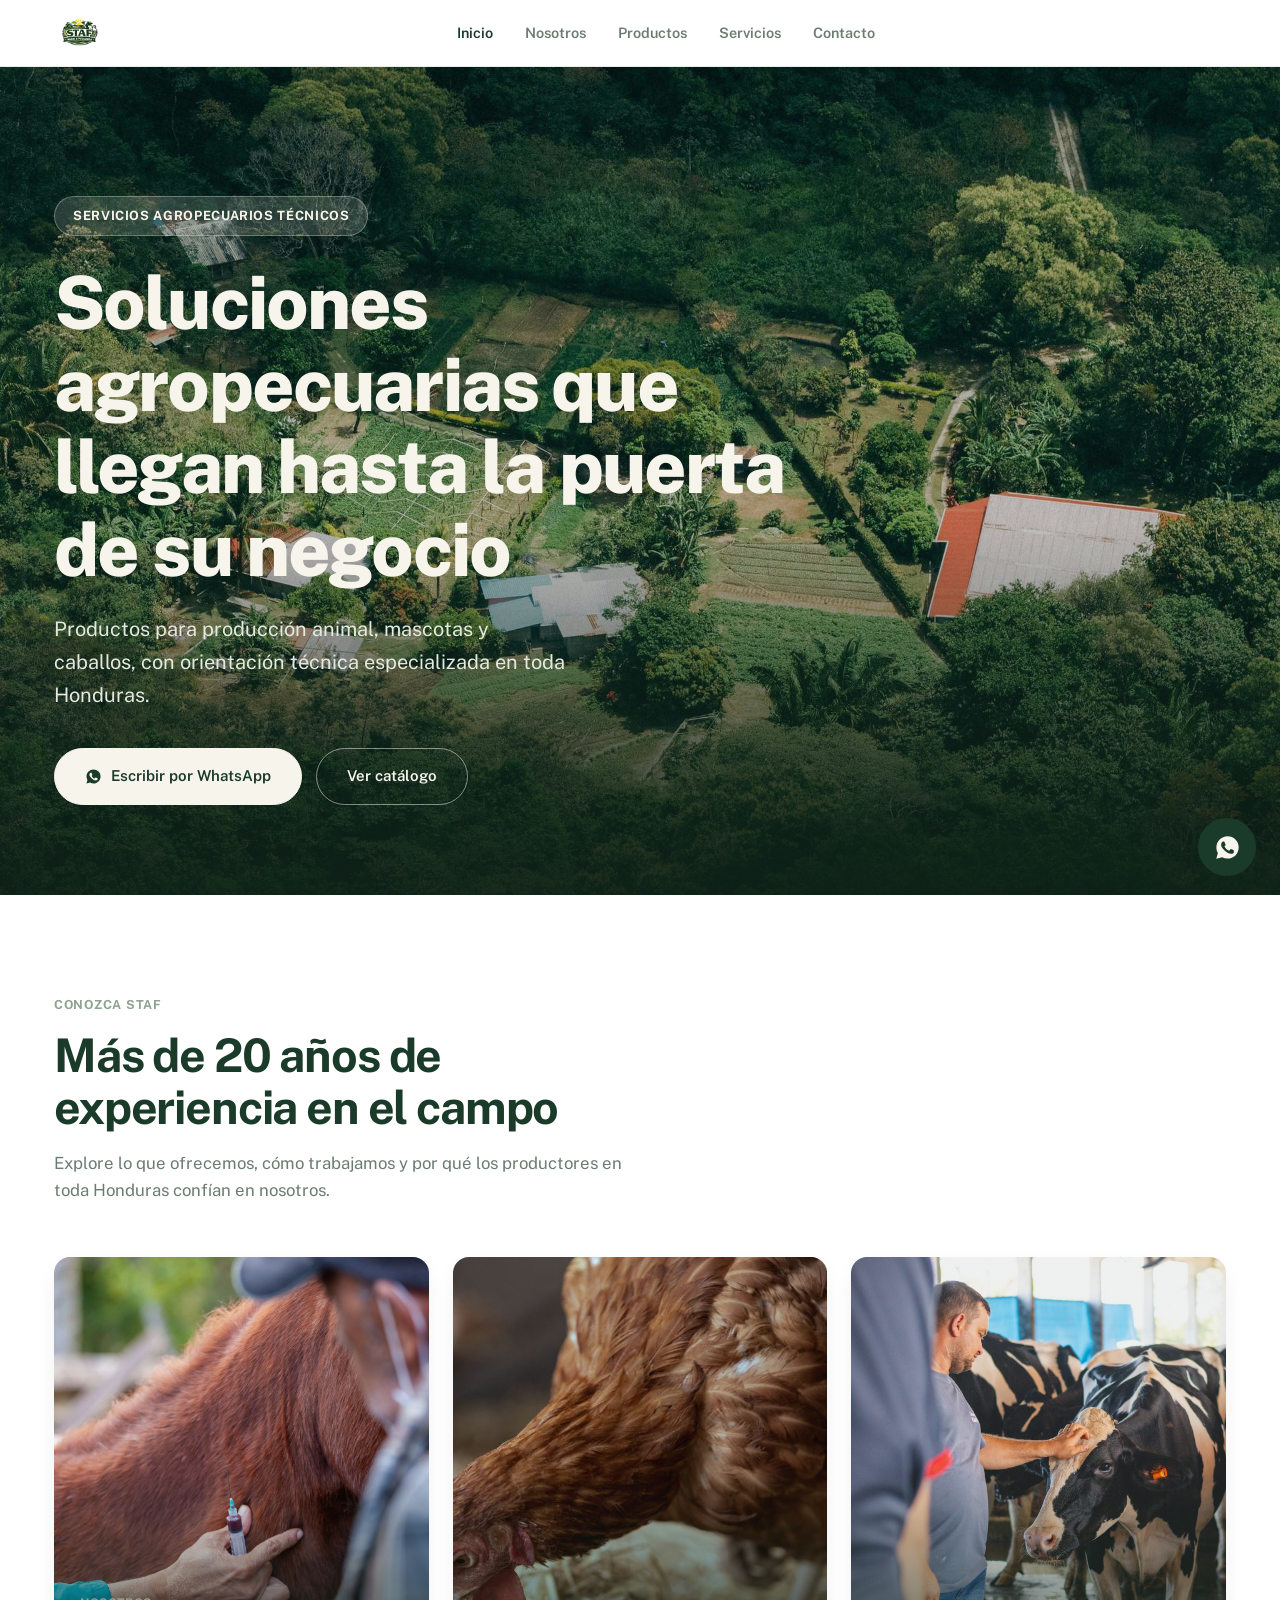
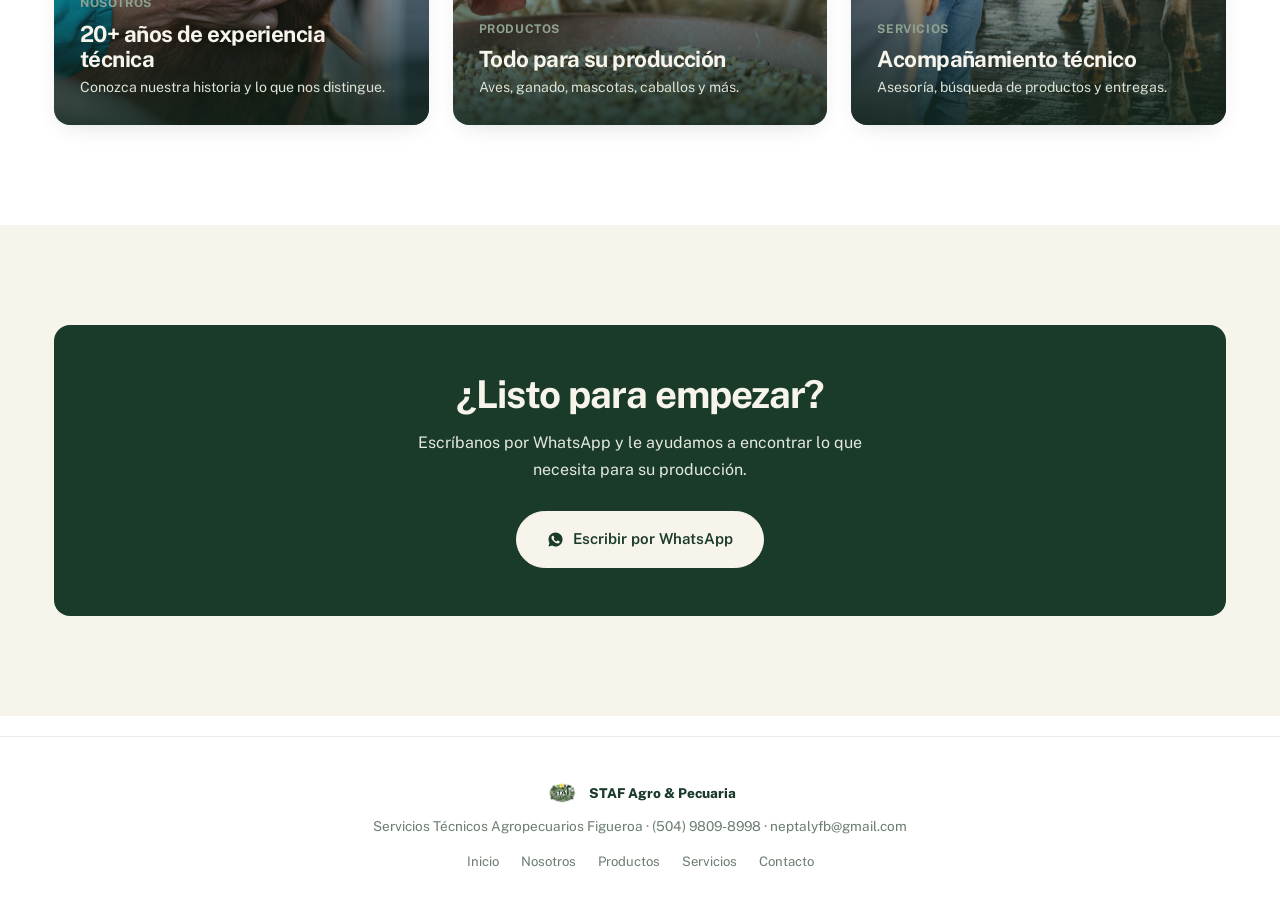
<file: index.html>
<!DOCTYPE html>
<html lang="es">
<head>
<meta charset="UTF-8">
<meta name="viewport" content="width=device-width, initial-scale=1.0">
<title>Inicio — STAF Agro &amp; Pecuaria</title>
<meta name="description" content="STAF Agro & Pecuaria: productos y asesoría técnica para producción animal y mascotas en toda Honduras.">
<link rel="preconnect" href="https://fonts.googleapis.com">
<link rel="preconnect" href="https://fonts.gstatic.com" crossorigin>
<link href="https://fonts.googleapis.com/css2?family=Public+Sans:wght@400;500;600;700;800&display=swap" rel="stylesheet">
<link rel="icon" type="image/png" href="assets/logo.png">
<link rel="apple-touch-icon" href="assets/logo.png">
<link rel="stylesheet" href="css/styles.css">
</head>
<body>

<header>
  <div class="nav-inner">
    <a href="index.html" class="brand">
      <img src="assets/logo.png" alt="STAF Agro & Pecuaria">
    </a>
    <button class="nav-toggle" id="navToggle" aria-label="Abrir menú" aria-expanded="false">
      <span></span><span></span><span></span>
    </button>
    <nav class="desktop-nav" id="mainNav">
      <ul>
        <li><a href="index.html" class="active">Inicio</a></li>
        <li><a href="nosotros.html">Nosotros</a></li>
        <li><a href="productos.html">Productos</a></li>
        <li><a href="servicios.html">Servicios</a></li>
        <li><a href="contacto.html">Contacto</a></li>
      </ul>
    </nav>
    <div class="nav-cta">
    </div>
  </div>
</header>

<section class="hero" style="padding:0;">
  <div class="hero-media">
    <img src="assets/hero-aerial.jpg" alt="Vista aérea de finca en Honduras">
  </div>
  <div class="hero-content">
    <span class="hero-eyebrow">Servicios agropecuarios técnicos</span>
    <h1>Soluciones agropecuarias que llegan hasta la puerta de su negocio</h1>
    <p class="lede">Productos para producción animal, mascotas y caballos, con orientación técnica especializada en toda Honduras.</p>
    <div class="hero-actions">
      <a href="https://wa.me/50498098998?text=Hola%20STAF%2C%20quisiera%20información%20sobre%20sus%20productos." class="btn btn-light" target="_blank" rel="noopener">
        <svg viewBox="0 0 24 24" fill="currentColor"><path d="M12.04 2C6.58 2 2.13 6.45 2.13 11.91c0 1.75.46 3.45 1.32 4.95L2.05 22l5.25-1.38a9.87 9.87 0 0 0 4.74 1.21h.01c5.46 0 9.9-4.45 9.9-9.91 0-2.65-1.03-5.14-2.9-7.01A9.82 9.82 0 0 0 12.04 2zm5.8 14.14c-.24.68-1.4 1.3-1.93 1.38-.5.08-1.12.11-1.8-.11-.42-.13-.96-.31-1.65-.6-2.9-1.25-4.8-4.17-4.94-4.36-.14-.19-1.18-1.57-1.18-3 0-1.42.75-2.12 1.01-2.41.27-.29.58-.36.78-.36.19 0 .39 0 .56.01.18.01.42-.07.66.5.24.58.82 2 .89 2.14.07.15.12.32.02.51-.09.19-.14.31-.28.48-.14.16-.29.36-.42.49-.14.14-.28.29-.12.57.16.28.71 1.17 1.52 1.9 1.05.94 1.93 1.23 2.21 1.37.28.14.44.12.6-.07.16-.19.68-.79.87-1.06.18-.27.37-.22.62-.13.25.09 1.59.75 1.86.89.28.14.46.21.53.32.07.12.07.68-.17 1.36z"/></svg>
        Escribir por WhatsApp
      </a>
      <a href="productos.html" class="btn btn-line-light">Ver catálogo</a>
    </div>
  </div>
</section>

<section>
  <div class="container">
    <div class="section-head">
      <span class="eyebrow">Conozca STAF</span>
      <h2>Más de 20 años de experiencia en el campo</h2>
      <p>Explore lo que ofrecemos, cómo trabajamos y por qué los productores en toda Honduras confían en nosotros.</p>
    </div>
    <div class="teaser-grid">
      <a href="nosotros.html" class="teaser-card">
        <img src="assets/vaccine-care.jpg" alt="Nosotros">
        <div class="teaser-label">
          <span>Nosotros</span>
          <h3>20+ años de experiencia técnica</h3>
          <p>Conozca nuestra historia y lo que nos distingue.</p>
        </div>
      </a>
      <a href="productos.html" class="teaser-card">
        <img src="assets/chicken-feed.jpg" alt="Productos">
        <div class="teaser-label">
          <span>Productos</span>
          <h3>Todo para su producción</h3>
          <p>Aves, ganado, mascotas, caballos y más.</p>
        </div>
      </a>
      <a href="servicios.html" class="teaser-card">
        <img src="assets/dairy-cow-handler.jpg" alt="Servicios">
        <div class="teaser-label">
          <span>Servicios</span>
          <h3>Acompañamiento técnico</h3>
          <p>Asesoría, búsqueda de productos y entregas.</p>
        </div>
      </a>
    </div>
  </div>
</section>

<section class="alt-bg">
  <div class="container">
    <div class="home-cta">
      <h2>¿Listo para empezar?</h2>
      <p>Escríbanos por WhatsApp y le ayudamos a encontrar lo que necesita para su producción.</p>
      <a href="https://wa.me/50498098998?text=Hola%20STAF%2C%20quisiera%20información%20sobre%20sus%20productos." class="btn btn-light" target="_blank" rel="noopener">
        <svg viewBox="0 0 24 24" fill="currentColor"><path d="M12.04 2C6.58 2 2.13 6.45 2.13 11.91c0 1.75.46 3.45 1.32 4.95L2.05 22l5.25-1.38a9.87 9.87 0 0 0 4.74 1.21h.01c5.46 0 9.9-4.45 9.9-9.91 0-2.65-1.03-5.14-2.9-7.01A9.82 9.82 0 0 0 12.04 2zm5.8 14.14c-.24.68-1.4 1.3-1.93 1.38-.5.08-1.12.11-1.8-.11-.42-.13-.96-.31-1.65-.6-2.9-1.25-4.8-4.17-4.94-4.36-.14-.19-1.18-1.57-1.18-3 0-1.42.75-2.12 1.01-2.41.27-.29.58-.36.78-.36.19 0 .39 0 .56.01.18.01.42-.07.66.5.24.58.82 2 .89 2.14.07.15.12.32.02.51-.09.19-.14.31-.28.48-.14.16-.29.36-.42.49-.14.14-.28.29-.12.57.16.28.71 1.17 1.52 1.9 1.05.94 1.93 1.23 2.21 1.37.28.14.44.12.6-.07.16-.19.68-.79.87-1.06.18-.27.37-.22.62-.13.25.09 1.59.75 1.86.89.28.14.46.21.53.32.07.12.07.68-.17 1.36z"/></svg>
        Escribir por WhatsApp
      </a>
    </div>
  </div>
</section>


<footer>
  <div class="fbrand">
    <img src="assets/logo.png" alt="STAF Agro & Pecuaria">
    <span>STAF Agro &amp; Pecuaria</span>
  </div>
  <p>Servicios Técnicos Agropecuarios Figueroa · (504) 9809-8998 · neptalyfb@gmail.com</p>
  <div class="flinks">
    <a href="index.html">Inicio</a>
    <a href="nosotros.html">Nosotros</a>
    <a href="productos.html">Productos</a>
    <a href="servicios.html">Servicios</a>
    <a href="contacto.html">Contacto</a>
  </div>
</footer>

<a href="https://wa.me/50498098998?text=Hola%20STAF%2C%20quisiera%20información%20sobre%20sus%20productos." class="fab-whatsapp" target="_blank" rel="noopener" aria-label="Escribir por WhatsApp">
  <svg viewBox="0 0 24 24" fill="currentColor"><path d="M12.04 2C6.58 2 2.13 6.45 2.13 11.91c0 1.75.46 3.45 1.32 4.95L2.05 22l5.25-1.38a9.87 9.87 0 0 0 4.74 1.21h.01c5.46 0 9.9-4.45 9.9-9.91 0-2.65-1.03-5.14-2.9-7.01A9.82 9.82 0 0 0 12.04 2zm5.8 14.14c-.24.68-1.4 1.3-1.93 1.38-.5.08-1.12.11-1.8-.11-.42-.13-.96-.31-1.65-.6-2.9-1.25-4.8-4.17-4.94-4.36-.14-.19-1.18-1.57-1.18-3 0-1.42.75-2.12 1.01-2.41.27-.29.58-.36.78-.36.19 0 .39 0 .56.01.18.01.42-.07.66.5.24.58.82 2 .89 2.14.07.15.12.32.02.51-.09.19-.14.31-.28.48-.14.16-.29.36-.42.49-.14.14-.28.29-.12.57.16.28.71 1.17 1.52 1.9 1.05.94 1.93 1.23 2.21 1.37.28.14.44.12.6-.07.16-.19.68-.79.87-1.06.18-.27.37-.22.62-.13.25.09 1.59.75 1.86.89.28.14.46.21.53.32.07.12.07.68-.17 1.36z"/></svg>
</a>

<script src="js/main.js"></script>

</body>
</html>
</file>
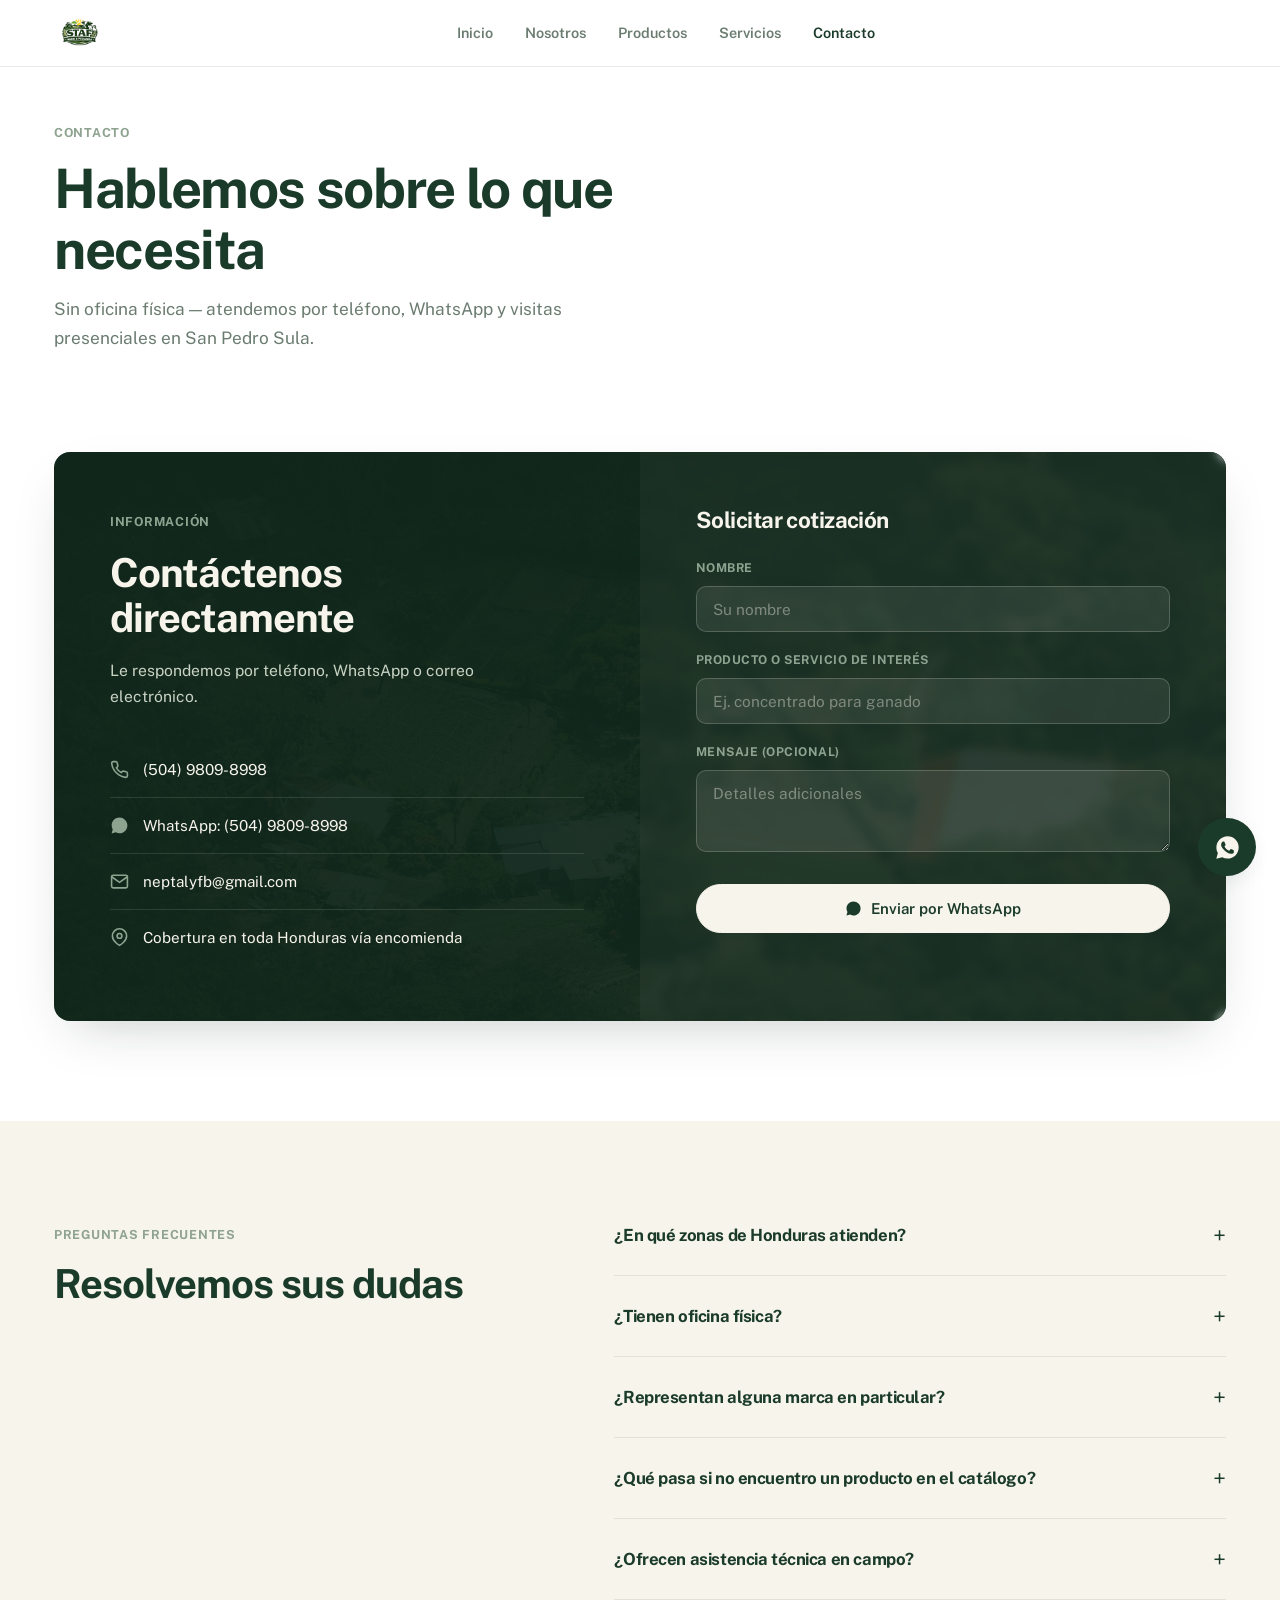
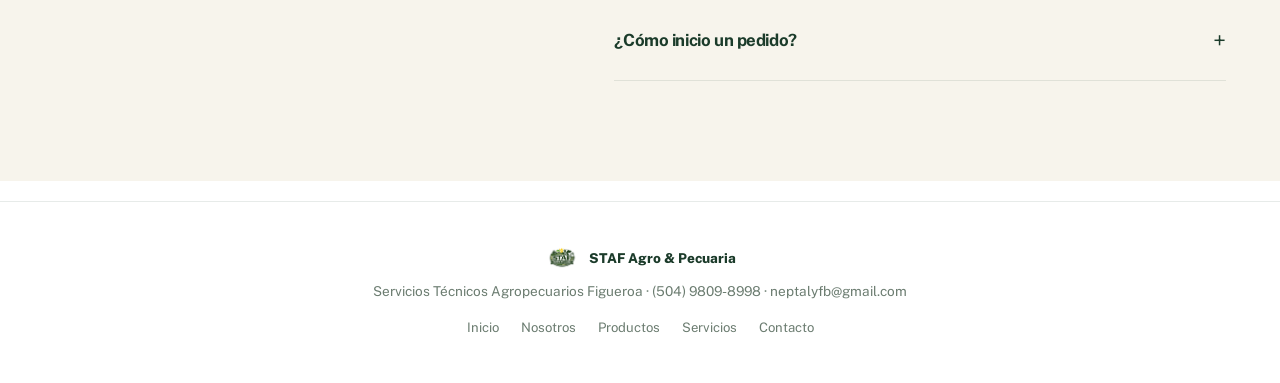
<file: contacto.html>
<!DOCTYPE html>
<html lang="es">
<head>
<meta charset="UTF-8">
<meta name="viewport" content="width=device-width, initial-scale=1.0">
<title>Contacto — STAF Agro &amp; Pecuaria</title>
<meta name="description" content="Contacte a STAF Agro & Pecuaria por teléfono, WhatsApp o correo electrónico.">
<link rel="preconnect" href="https://fonts.googleapis.com">
<link rel="preconnect" href="https://fonts.gstatic.com" crossorigin>
<link href="https://fonts.googleapis.com/css2?family=Public+Sans:wght@400;500;600;700;800&display=swap" rel="stylesheet">
<link rel="icon" type="image/png" href="assets/logo.png">
<link rel="apple-touch-icon" href="assets/logo.png">
<link rel="stylesheet" href="css/styles.css">
</head>
<body>

<header>
  <div class="nav-inner">
    <a href="index.html" class="brand">
      <img src="assets/logo.png" alt="STAF Agro & Pecuaria">
    </a>
    <button class="nav-toggle" id="navToggle" aria-label="Abrir menú" aria-expanded="false">
      <span></span><span></span><span></span>
    </button>
    <nav class="desktop-nav" id="mainNav">
      <ul>
        <li><a href="index.html">Inicio</a></li>
        <li><a href="nosotros.html">Nosotros</a></li>
        <li><a href="productos.html">Productos</a></li>
        <li><a href="servicios.html">Servicios</a></li>
        <li><a href="contacto.html" class="active">Contacto</a></li>
      </ul>
    </nav>
    <div class="nav-cta">
    </div>
  </div>
</header>

<section class="page-head">
  <div class="container">
    <span class="eyebrow">Contacto</span>
    <h1>Hablemos sobre lo que necesita</h1>
    <p>Sin oficina física — atendemos por teléfono, WhatsApp y visitas presenciales en San Pedro Sula.</p>
  </div>
</section>

<section>
  <div class="container">
    <div class="contact-card">
      <div class="contact-bg"><img src="assets/hero-aerial.jpg" alt=""></div>
      <div class="contact-grid">
        <div class="contact-info">
          <span class="eyebrow on-dark">Información</span>
          <h2>Contáctenos directamente</h2>
          <p>Le respondemos por teléfono, WhatsApp o correo electrónico.</p>

          <div class="c-row">
            <svg viewBox="0 0 24 24" fill="none" stroke="currentColor" stroke-width="2"><path d="M22 16.92v3a2 2 0 0 1-2.18 2 19.79 19.79 0 0 1-8.63-3.07 19.5 19.5 0 0 1-6-6 19.79 19.79 0 0 1-3.07-8.67A2 2 0 0 1 4.11 2h3a2 2 0 0 1 2 1.72c.127.96.361 1.903.7 2.81a2 2 0 0 1-.45 2.11L8.09 9.91a16 16 0 0 0 6 6l1.27-1.27a2 2 0 0 1 2.11-.45c.907.339 1.85.573 2.81.7A2 2 0 0 1 22 16.92z"/></svg>
            <a href="tel:+50498098998">(504) 9809-8998</a>
          </div>
          <div class="c-row">
            <svg viewBox="0 0 24 24" fill="currentColor"><path d="M12.04 2C6.58 2 2.13 6.45 2.13 11.91c0 1.75.46 3.45 1.32 4.95L2.05 22l5.25-1.38a9.87 9.87 0 0 0 4.74 1.21h.01c5.46 0 9.9-4.45 9.9-9.91 0-2.65-1.03-5.14-2.9-7.01A9.82 9.82 0 0 0 12.04 2z"/></svg>
            <a href="https://wa.me/50498098998" target="_blank" rel="noopener">WhatsApp: (504) 9809-8998</a>
          </div>
          <div class="c-row">
            <svg viewBox="0 0 24 24" fill="none" stroke="currentColor" stroke-width="2"><path d="M22 6l-10 7L2 6"/><rect x="2" y="4" width="20" height="16" rx="2"/></svg>
            <a href="mailto:neptalyfb@gmail.com">neptalyfb@gmail.com</a>
          </div>
          <div class="c-row">
            <svg viewBox="0 0 24 24" fill="none" stroke="currentColor" stroke-width="2"><path d="M21 10c0 7-9 12-9 12s-9-5-9-12a9 9 0 0 1 18 0z"/><circle cx="12" cy="10" r="3"/></svg>
            <span>Cobertura en toda Honduras vía encomienda</span>
          </div>
        </div>

        <div class="contact-form">
          <h3>Solicitar cotización</h3>
          <form id="quoteForm">
            <div class="field">
              <label for="qName">Nombre</label>
              <input type="text" id="qName" name="qName" placeholder="Su nombre" required>
            </div>
            <div class="field">
              <label for="qProduct">Producto o servicio de interés</label>
              <input type="text" id="qProduct" name="qProduct" placeholder="Ej. concentrado para ganado" required>
            </div>
            <div class="field">
              <label for="qMsg">Mensaje (opcional)</label>
              <textarea id="qMsg" name="qMsg" rows="3" placeholder="Detalles adicionales"></textarea>
            </div>
            <button type="submit" class="btn btn-light">
              <svg viewBox="0 0 24 24" fill="currentColor"><path d="M12.04 2C6.58 2 2.13 6.45 2.13 11.91c0 1.75.46 3.45 1.32 4.95L2.05 22l5.25-1.38a9.87 9.87 0 0 0 4.74 1.21h.01c5.46 0 9.9-4.45 9.9-9.91 0-2.65-1.03-5.14-2.9-7.01A9.82 9.82 0 0 0 12.04 2z"/></svg>
              Enviar por WhatsApp
            </button>
          </form>
        </div>
      </div>
    </div>
  </div>
</section>

<section class="alt-bg">
  <div class="container faq-grid">
    <div>
      <span class="eyebrow">Preguntas frecuentes</span>
      <h2 style="margin-top:14px; font-size:clamp(1.9rem,3.4vw,2.5rem);">Resolvemos sus dudas</h2>
    </div>
    <div>
      <div class="faq-item">
        <button class="faq-q"><h4>¿En qué zonas de Honduras atienden?</h4><span class="plus">+</span></button>
        <div class="faq-a"><p>Atendemos a clientes en todo el país mediante servicios de encomienda. Las visitas presenciales por ahora son solo para clientes de San Pedro Sula.</p></div>
      </div>
      <div class="faq-item">
        <button class="faq-q"><h4>¿Tienen oficina física?</h4><span class="plus">+</span></button>
        <div class="faq-a"><p>No contamos con oficina física; atendemos por teléfono, WhatsApp y visitas presenciales programadas.</p></div>
      </div>
      <div class="faq-item">
        <button class="faq-q"><h4>¿Representan alguna marca en particular?</h4><span class="plus">+</span></button>
        <div class="faq-a"><p>Por el momento no representamos una marca específica; buscamos las mejores opciones disponibles en el mercado nacional para cada cliente.</p></div>
      </div>
      <div class="faq-item">
        <button class="faq-q"><h4>¿Qué pasa si no encuentro un producto en el catálogo?</h4><span class="plus">+</span></button>
        <div class="faq-a"><p>Lo buscamos y cotizamos a través de nuestra red de contactos, y si le conviene, se lo hacemos llegar.</p></div>
      </div>
      <div class="faq-item">
        <button class="faq-q"><h4>¿Ofrecen asistencia técnica en campo?</h4><span class="plus">+</span></button>
        <div class="faq-a"><p>Aún no, pero está contemplado ofrecerla en el futuro cercano.</p></div>
      </div>
      <div class="faq-item">
        <button class="faq-q"><h4>¿Cómo inicio un pedido?</h4><span class="plus">+</span></button>
        <div class="faq-a"><p>Escríbanos por WhatsApp o complete el formulario de cotización y le contactaremos directamente.</p></div>
      </div>
    </div>
  </div>
</section>


<footer>
  <div class="fbrand">
    <img src="assets/logo.png" alt="STAF Agro & Pecuaria">
    <span>STAF Agro &amp; Pecuaria</span>
  </div>
  <p>Servicios Técnicos Agropecuarios Figueroa · (504) 9809-8998 · neptalyfb@gmail.com</p>
  <div class="flinks">
    <a href="index.html">Inicio</a>
    <a href="nosotros.html">Nosotros</a>
    <a href="productos.html">Productos</a>
    <a href="servicios.html">Servicios</a>
    <a href="contacto.html">Contacto</a>
  </div>
</footer>

<a href="https://wa.me/50498098998?text=Hola%20STAF%2C%20quisiera%20información%20sobre%20sus%20productos." class="fab-whatsapp" target="_blank" rel="noopener" aria-label="Escribir por WhatsApp">
  <svg viewBox="0 0 24 24" fill="currentColor"><path d="M12.04 2C6.58 2 2.13 6.45 2.13 11.91c0 1.75.46 3.45 1.32 4.95L2.05 22l5.25-1.38a9.87 9.87 0 0 0 4.74 1.21h.01c5.46 0 9.9-4.45 9.9-9.91 0-2.65-1.03-5.14-2.9-7.01A9.82 9.82 0 0 0 12.04 2zm5.8 14.14c-.24.68-1.4 1.3-1.93 1.38-.5.08-1.12.11-1.8-.11-.42-.13-.96-.31-1.65-.6-2.9-1.25-4.8-4.17-4.94-4.36-.14-.19-1.18-1.57-1.18-3 0-1.42.75-2.12 1.01-2.41.27-.29.58-.36.78-.36.19 0 .39 0 .56.01.18.01.42-.07.66.5.24.58.82 2 .89 2.14.07.15.12.32.02.51-.09.19-.14.31-.28.48-.14.16-.29.36-.42.49-.14.14-.28.29-.12.57.16.28.71 1.17 1.52 1.9 1.05.94 1.93 1.23 2.21 1.37.28.14.44.12.6-.07.16-.19.68-.79.87-1.06.18-.27.37-.22.62-.13.25.09 1.59.75 1.86.89.28.14.46.21.53.32.07.12.07.68-.17 1.36z"/></svg>
</a>

<script src="js/main.js"></script>

</body>
</html>
</file>
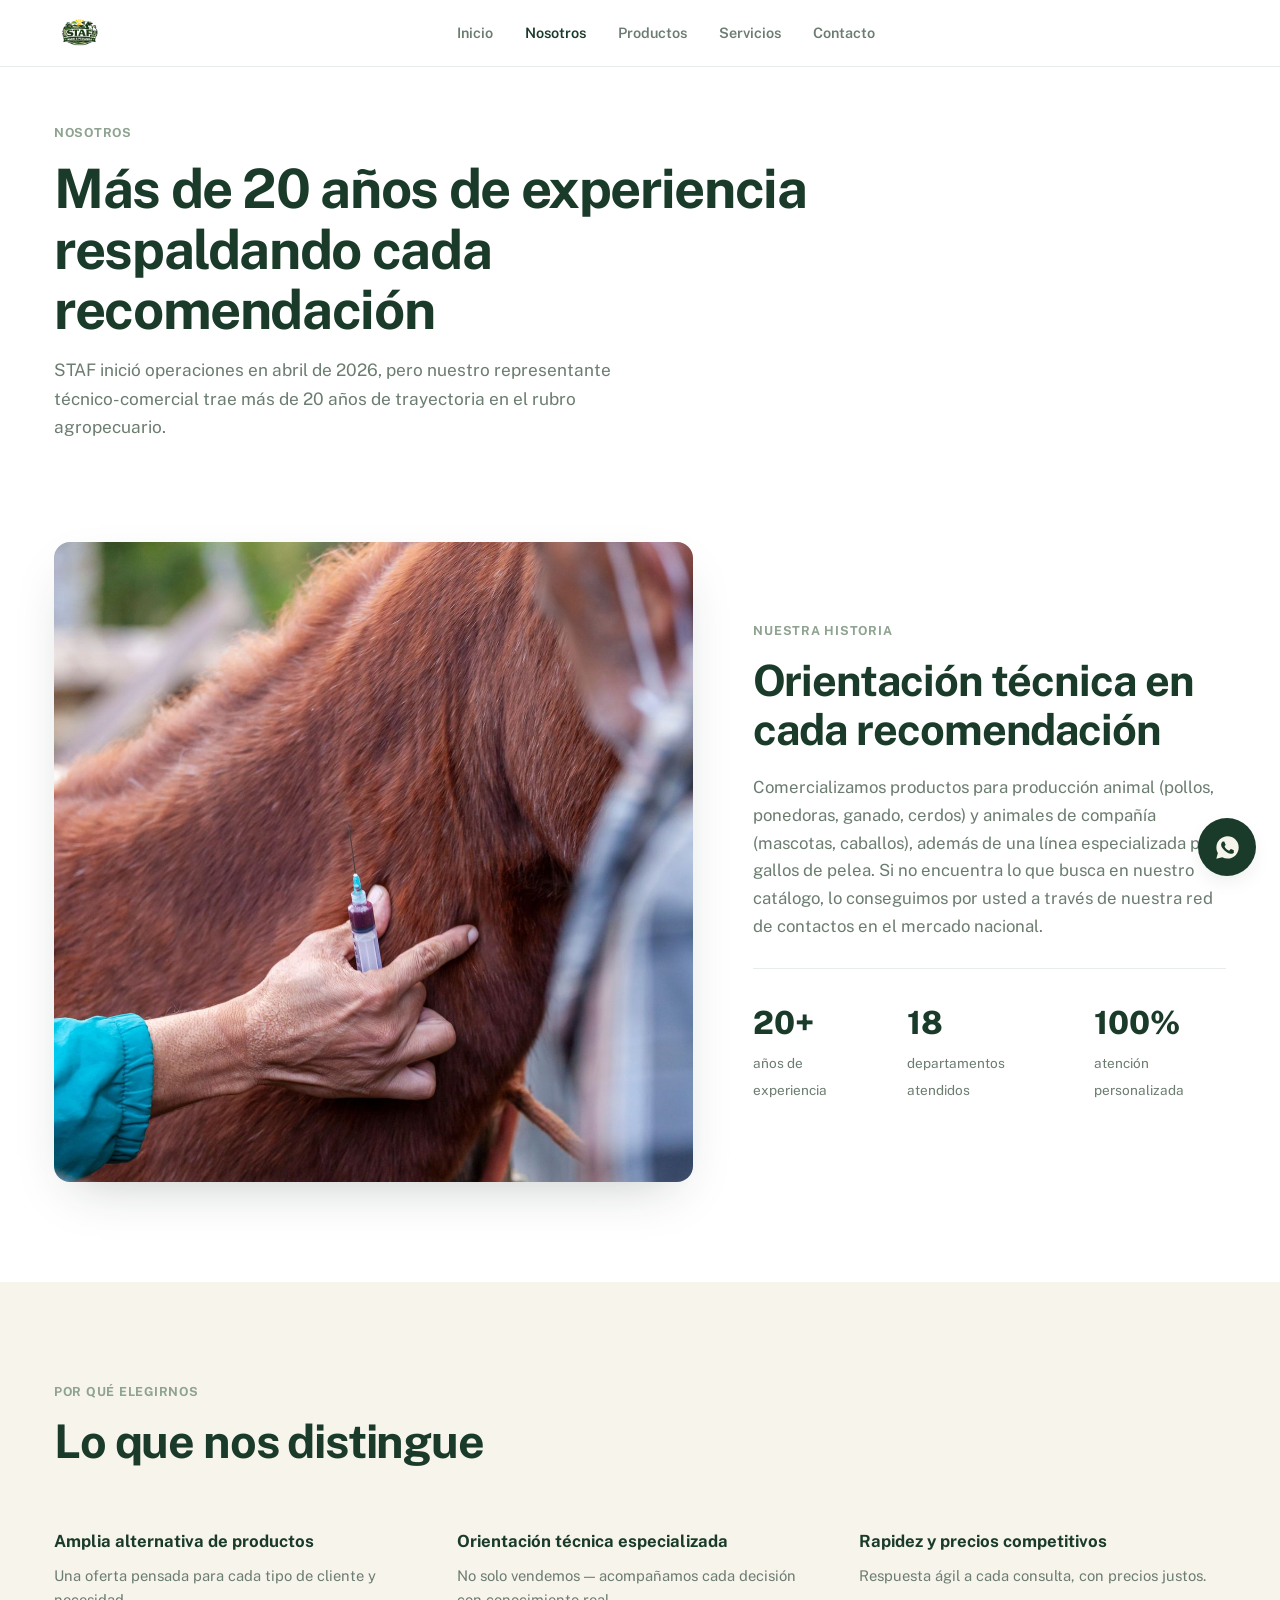
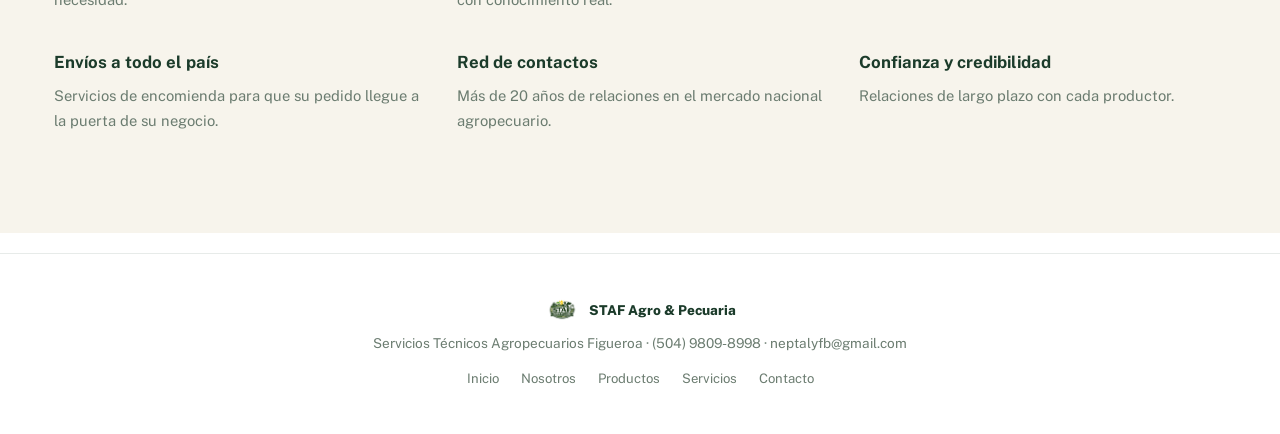
<file: nosotros.html>
<!DOCTYPE html>
<html lang="es">
<head>
<meta charset="UTF-8">
<meta name="viewport" content="width=device-width, initial-scale=1.0">
<title>Nosotros — STAF Agro &amp; Pecuaria</title>
<meta name="description" content="Más de 20 años de experiencia técnica en el rubro agropecuario, al servicio de productores en toda Honduras.">
<link rel="preconnect" href="https://fonts.googleapis.com">
<link rel="preconnect" href="https://fonts.gstatic.com" crossorigin>
<link href="https://fonts.googleapis.com/css2?family=Public+Sans:wght@400;500;600;700;800&display=swap" rel="stylesheet">
<link rel="icon" type="image/png" href="assets/logo.png">
<link rel="apple-touch-icon" href="assets/logo.png">
<link rel="stylesheet" href="css/styles.css">
</head>
<body>

<header>
  <div class="nav-inner">
    <a href="index.html" class="brand">
      <img src="assets/logo.png" alt="STAF Agro & Pecuaria">
    </a>
    <button class="nav-toggle" id="navToggle" aria-label="Abrir menú" aria-expanded="false">
      <span></span><span></span><span></span>
    </button>
    <nav class="desktop-nav" id="mainNav">
      <ul>
        <li><a href="index.html">Inicio</a></li>
        <li><a href="nosotros.html" class="active">Nosotros</a></li>
        <li><a href="productos.html">Productos</a></li>
        <li><a href="servicios.html">Servicios</a></li>
        <li><a href="contacto.html">Contacto</a></li>
      </ul>
    </nav>
    <div class="nav-cta">
    </div>
  </div>
</header>

<section class="page-head">
  <div class="container">
    <span class="eyebrow">Nosotros</span>
    <h1>Más de 20 años de experiencia respaldando cada recomendación</h1>
    <p>STAF inició operaciones en abril de 2026, pero nuestro representante técnico-comercial trae más de 20 años de trayectoria en el rubro agropecuario.</p>
  </div>
</section>

<section>
  <div class="container nosotros-grid">
    <div class="nosotros-photo">
      <img src="assets/vaccine-care.jpg" alt="Aplicación de tratamiento técnico a ganado">
    </div>
    <div class="nosotros-body">
      <span class="eyebrow">Nuestra historia</span>
      <h2>Orientación técnica en cada recomendación</h2>
      <p>Comercializamos productos para producción animal (pollos, ponedoras, ganado, cerdos) y animales de compañía (mascotas, caballos), además de una línea especializada para gallos de pelea. Si no encuentra lo que busca en nuestro catálogo, lo conseguimos por usted a través de nuestra red de contactos en el mercado nacional.</p>
      <div class="stat-bar">
        <div class="stat"><b>20+</b><span>años de experiencia</span></div>
        <div class="stat"><b>18</b><span>departamentos atendidos</span></div>
        <div class="stat"><b>100%</b><span>atención personalizada</span></div>
      </div>
    </div>
  </div>
</section>

<section class="alt-bg">
  <div class="container">
    <div class="section-head">
      <span class="eyebrow">Por qué elegirnos</span>
      <h2>Lo que nos distingue</h2>
    </div>
    <div class="diffs-grid">
      <div><b>Amplia alternativa de productos</b><p>Una oferta pensada para cada tipo de cliente y necesidad.</p></div>
      <div><b>Orientación técnica especializada</b><p>No solo vendemos — acompañamos cada decisión con conocimiento real.</p></div>
      <div><b>Rapidez y precios competitivos</b><p>Respuesta ágil a cada consulta, con precios justos.</p></div>
      <div><b>Envíos a todo el país</b><p>Servicios de encomienda para que su pedido llegue a la puerta de su negocio.</p></div>
      <div><b>Red de contactos</b><p>Más de 20 años de relaciones en el mercado nacional agropecuario.</p></div>
      <div><b>Confianza y credibilidad</b><p>Relaciones de largo plazo con cada productor.</p></div>
    </div>
  </div>
</section>


<footer>
  <div class="fbrand">
    <img src="assets/logo.png" alt="STAF Agro & Pecuaria">
    <span>STAF Agro &amp; Pecuaria</span>
  </div>
  <p>Servicios Técnicos Agropecuarios Figueroa · (504) 9809-8998 · neptalyfb@gmail.com</p>
  <div class="flinks">
    <a href="index.html">Inicio</a>
    <a href="nosotros.html">Nosotros</a>
    <a href="productos.html">Productos</a>
    <a href="servicios.html">Servicios</a>
    <a href="contacto.html">Contacto</a>
  </div>
</footer>

<a href="https://wa.me/50498098998?text=Hola%20STAF%2C%20quisiera%20información%20sobre%20sus%20productos." class="fab-whatsapp" target="_blank" rel="noopener" aria-label="Escribir por WhatsApp">
  <svg viewBox="0 0 24 24" fill="currentColor"><path d="M12.04 2C6.58 2 2.13 6.45 2.13 11.91c0 1.75.46 3.45 1.32 4.95L2.05 22l5.25-1.38a9.87 9.87 0 0 0 4.74 1.21h.01c5.46 0 9.9-4.45 9.9-9.91 0-2.65-1.03-5.14-2.9-7.01A9.82 9.82 0 0 0 12.04 2zm5.8 14.14c-.24.68-1.4 1.3-1.93 1.38-.5.08-1.12.11-1.8-.11-.42-.13-.96-.31-1.65-.6-2.9-1.25-4.8-4.17-4.94-4.36-.14-.19-1.18-1.57-1.18-3 0-1.42.75-2.12 1.01-2.41.27-.29.58-.36.78-.36.19 0 .39 0 .56.01.18.01.42-.07.66.5.24.58.82 2 .89 2.14.07.15.12.32.02.51-.09.19-.14.31-.28.48-.14.16-.29.36-.42.49-.14.14-.28.29-.12.57.16.28.71 1.17 1.52 1.9 1.05.94 1.93 1.23 2.21 1.37.28.14.44.12.6-.07.16-.19.68-.79.87-1.06.18-.27.37-.22.62-.13.25.09 1.59.75 1.86.89.28.14.46.21.53.32.07.12.07.68-.17 1.36z"/></svg>
</a>

<script src="js/main.js"></script>

</body>
</html>
</file>
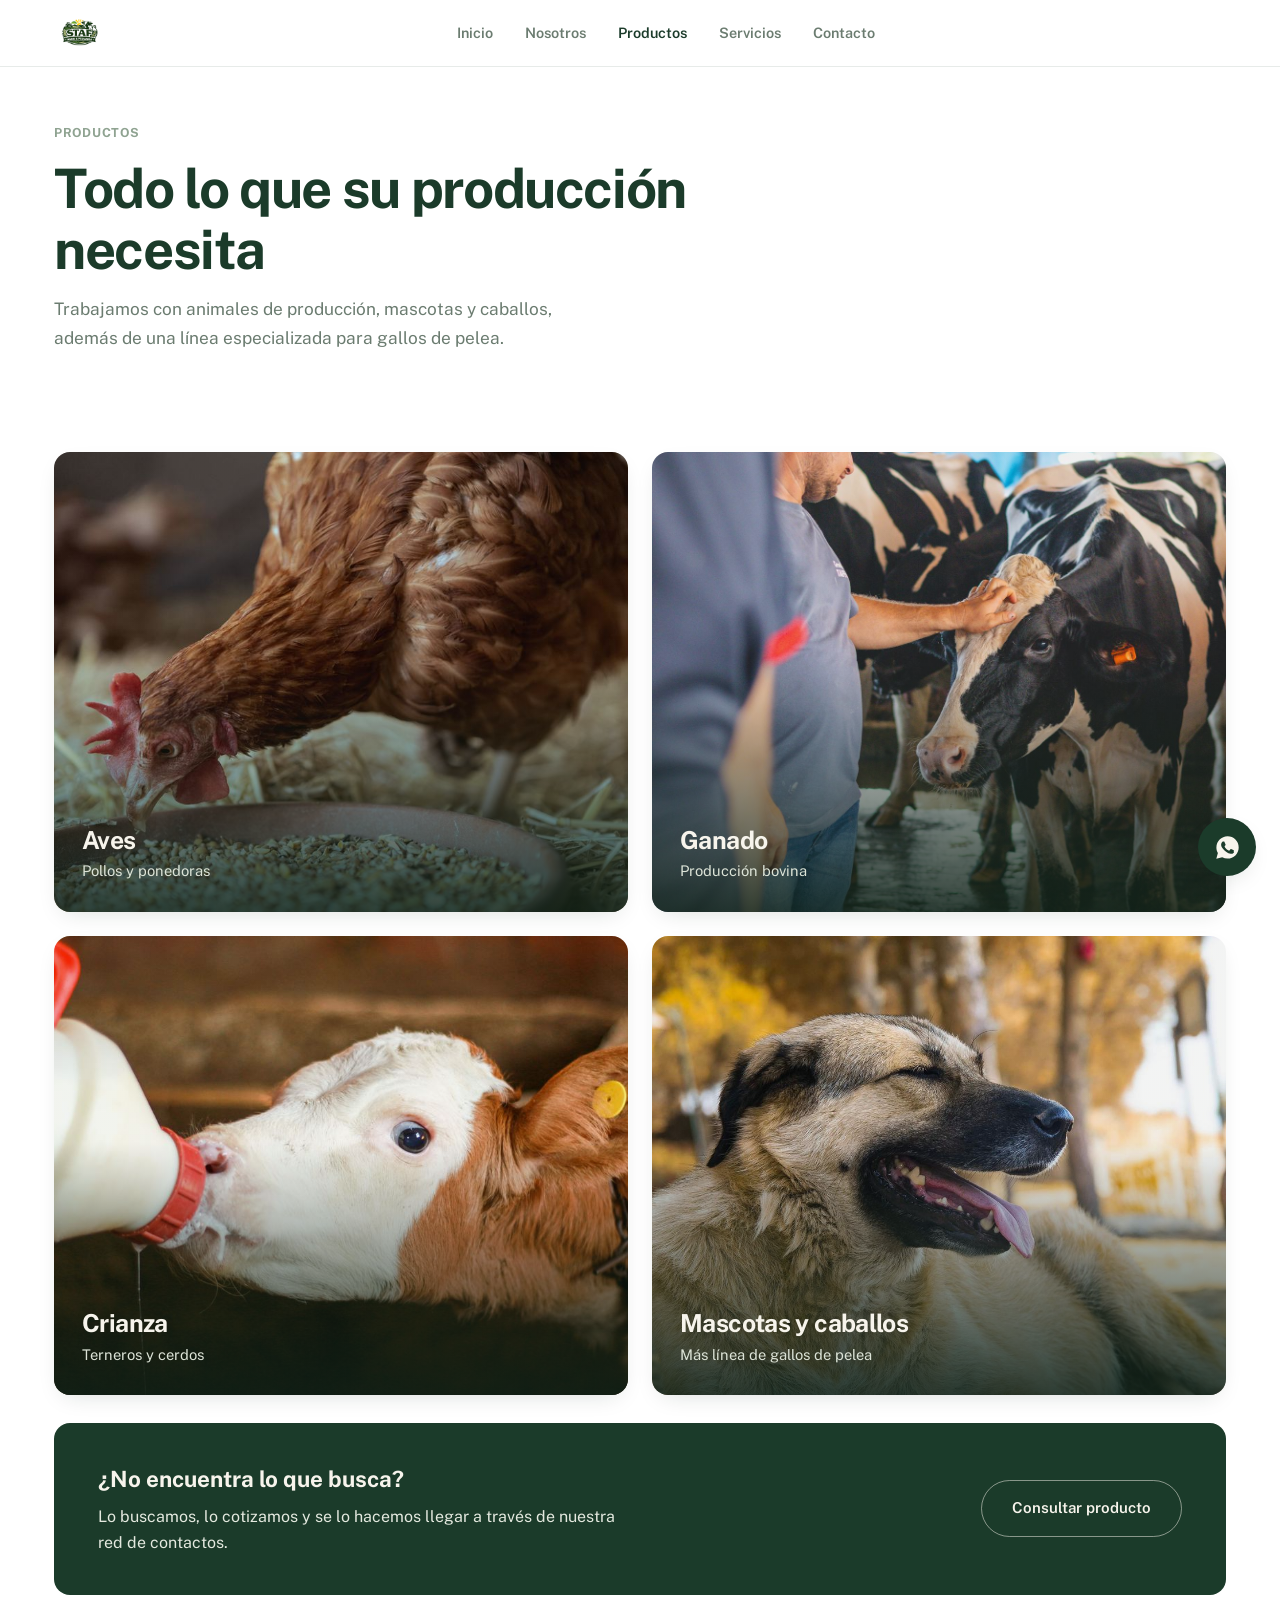
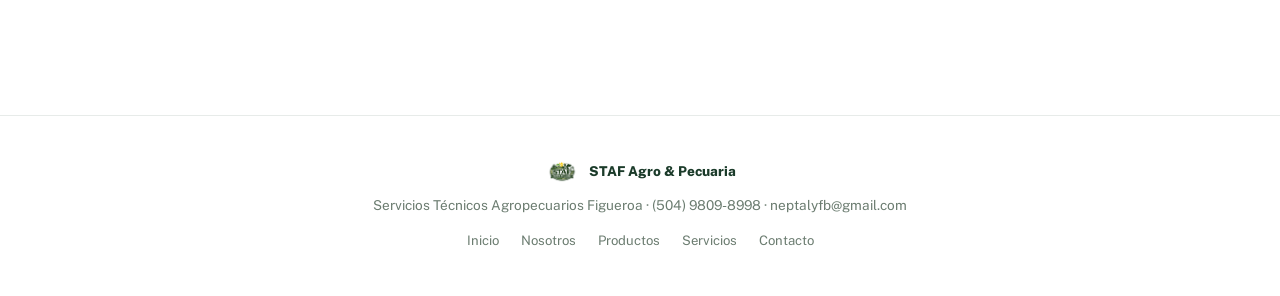
<file: productos.html>
<!DOCTYPE html>
<html lang="es">
<head>
<meta charset="UTF-8">
<meta name="viewport" content="width=device-width, initial-scale=1.0">
<title>Productos — STAF Agro &amp; Pecuaria</title>
<meta name="description" content="Productos para producción animal, mascotas, caballos y gallos de pelea. Consulte nuestro catálogo.">
<link rel="preconnect" href="https://fonts.googleapis.com">
<link rel="preconnect" href="https://fonts.gstatic.com" crossorigin>
<link href="https://fonts.googleapis.com/css2?family=Public+Sans:wght@400;500;600;700;800&display=swap" rel="stylesheet">
<link rel="icon" type="image/png" href="assets/logo.png">
<link rel="apple-touch-icon" href="assets/logo.png">
<link rel="stylesheet" href="css/styles.css">
</head>
<body>

<header>
  <div class="nav-inner">
    <a href="index.html" class="brand">
      <img src="assets/logo.png" alt="STAF Agro & Pecuaria">
    </a>
    <button class="nav-toggle" id="navToggle" aria-label="Abrir menú" aria-expanded="false">
      <span></span><span></span><span></span>
    </button>
    <nav class="desktop-nav" id="mainNav">
      <ul>
        <li><a href="index.html">Inicio</a></li>
        <li><a href="nosotros.html">Nosotros</a></li>
        <li><a href="productos.html" class="active">Productos</a></li>
        <li><a href="servicios.html">Servicios</a></li>
        <li><a href="contacto.html">Contacto</a></li>
      </ul>
    </nav>
    <div class="nav-cta">
    </div>
  </div>
</header>

<section class="page-head">
  <div class="container">
    <span class="eyebrow">Productos</span>
    <h1>Todo lo que su producción necesita</h1>
    <p>Trabajamos con animales de producción, mascotas y caballos, además de una línea especializada para gallos de pelea.</p>
  </div>
</section>

<section>
  <div class="container">
    <div class="prod-grid">
      <div class="prod-card">
        <img src="assets/chicken-feed.jpg" alt="Aves de producción">
        <div class="prod-label"><h3>Aves</h3><p>Pollos y ponedoras</p></div>
      </div>
      <div class="prod-card">
        <img src="assets/dairy-cow-handler.jpg" alt="Ganado bovino">
        <div class="prod-label"><h3>Ganado</h3><p>Producción bovina</p></div>
      </div>
      <div class="prod-card">
        <img src="assets/calf-feeding.jpg" alt="Terneros y cerdos">
        <div class="prod-label"><h3>Crianza</h3><p>Terneros y cerdos</p></div>
      </div>
      <div class="prod-card">
        <img src="assets/pet-horse.jpg" alt="Mascotas, caballos y gallos de pelea">
        <div class="prod-label"><h3>Mascotas y caballos</h3><p>Más línea de gallos de pelea</p></div>
      </div>
    </div>

    <div class="prod-note">
      <p><strong>¿No encuentra lo que busca?</strong>Lo buscamos, lo cotizamos y se lo hacemos llegar a través de nuestra red de contactos.</p>
      <a href="https://wa.me/50498098998?text=Hola%20STAF%2C%20estoy%20buscando%20un%20producto%20específico." class="btn btn-line-light" target="_blank" rel="noopener">Consultar producto</a>
    </div>
  </div>
</section>


<footer>
  <div class="fbrand">
    <img src="assets/logo.png" alt="STAF Agro & Pecuaria">
    <span>STAF Agro &amp; Pecuaria</span>
  </div>
  <p>Servicios Técnicos Agropecuarios Figueroa · (504) 9809-8998 · neptalyfb@gmail.com</p>
  <div class="flinks">
    <a href="index.html">Inicio</a>
    <a href="nosotros.html">Nosotros</a>
    <a href="productos.html">Productos</a>
    <a href="servicios.html">Servicios</a>
    <a href="contacto.html">Contacto</a>
  </div>
</footer>

<a href="https://wa.me/50498098998?text=Hola%20STAF%2C%20quisiera%20información%20sobre%20sus%20productos." class="fab-whatsapp" target="_blank" rel="noopener" aria-label="Escribir por WhatsApp">
  <svg viewBox="0 0 24 24" fill="currentColor"><path d="M12.04 2C6.58 2 2.13 6.45 2.13 11.91c0 1.75.46 3.45 1.32 4.95L2.05 22l5.25-1.38a9.87 9.87 0 0 0 4.74 1.21h.01c5.46 0 9.9-4.45 9.9-9.91 0-2.65-1.03-5.14-2.9-7.01A9.82 9.82 0 0 0 12.04 2zm5.8 14.14c-.24.68-1.4 1.3-1.93 1.38-.5.08-1.12.11-1.8-.11-.42-.13-.96-.31-1.65-.6-2.9-1.25-4.8-4.17-4.94-4.36-.14-.19-1.18-1.57-1.18-3 0-1.42.75-2.12 1.01-2.41.27-.29.58-.36.78-.36.19 0 .39 0 .56.01.18.01.42-.07.66.5.24.58.82 2 .89 2.14.07.15.12.32.02.51-.09.19-.14.31-.28.48-.14.16-.29.36-.42.49-.14.14-.28.29-.12.57.16.28.71 1.17 1.52 1.9 1.05.94 1.93 1.23 2.21 1.37.28.14.44.12.6-.07.16-.19.68-.79.87-1.06.18-.27.37-.22.62-.13.25.09 1.59.75 1.86.89.28.14.46.21.53.32.07.12.07.68-.17 1.36z"/></svg>
</a>

<script src="js/main.js"></script>

</body>
</html>
</file>
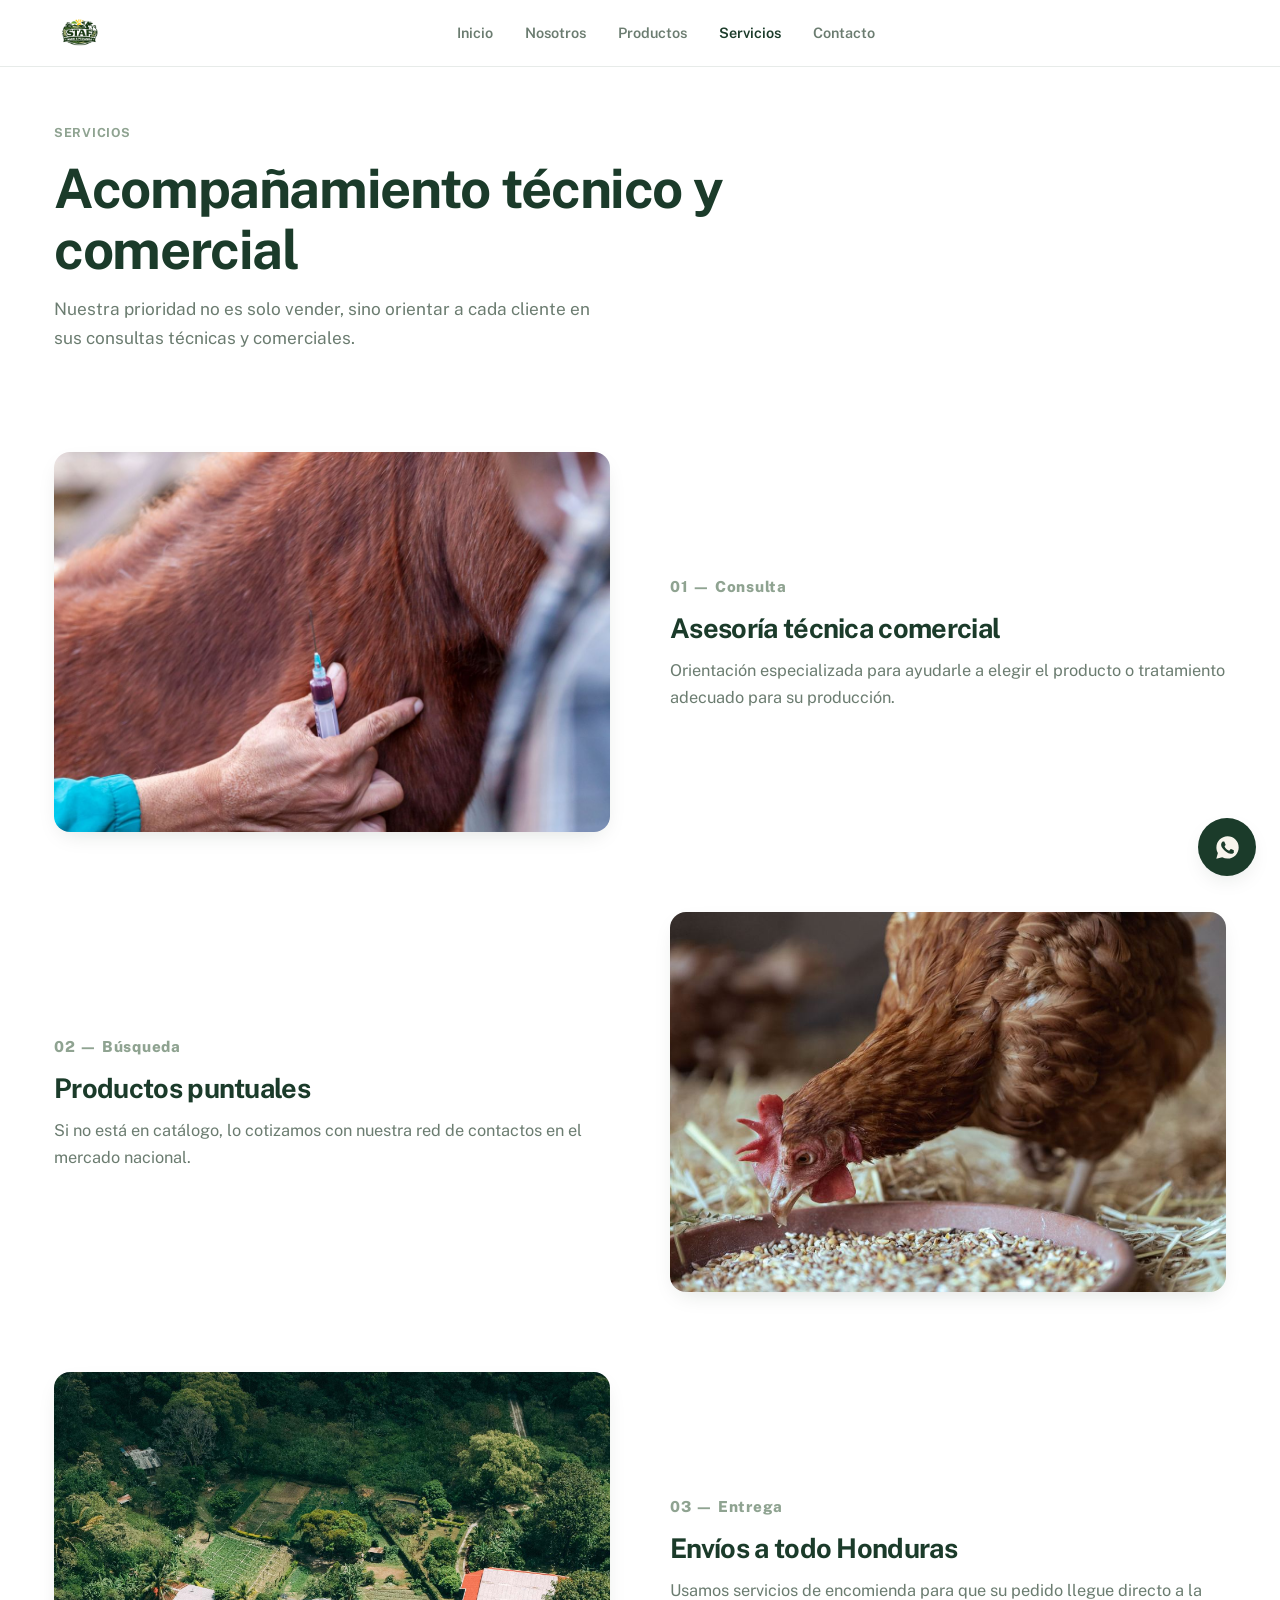
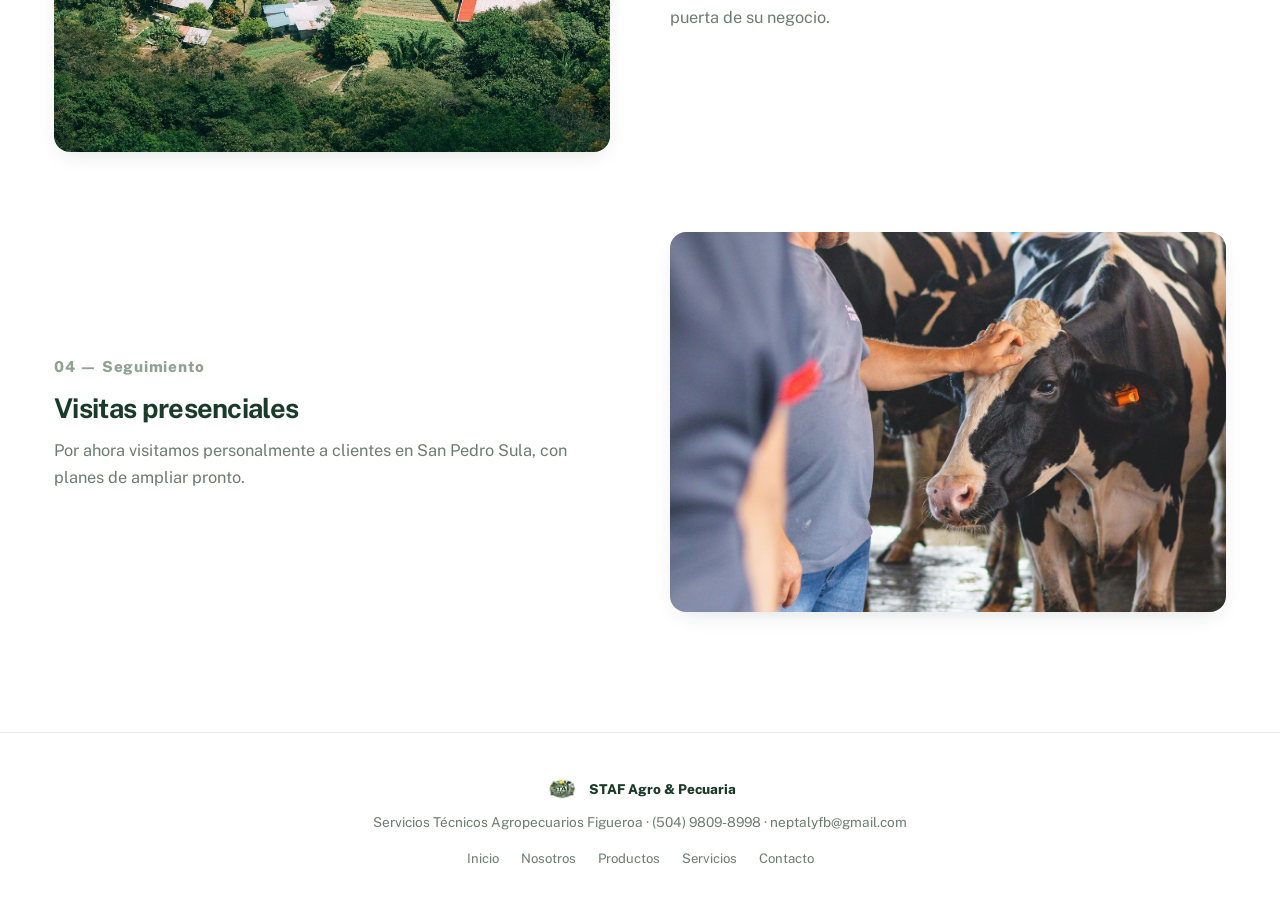
<file: servicios.html>
<!DOCTYPE html>
<html lang="es">
<head>
<meta charset="UTF-8">
<meta name="viewport" content="width=device-width, initial-scale=1.0">
<title>Servicios — STAF Agro &amp; Pecuaria</title>
<meta name="description" content="Asesoría técnica comercial, búsqueda de productos puntuales y envíos a todo Honduras.">
<link rel="preconnect" href="https://fonts.googleapis.com">
<link rel="preconnect" href="https://fonts.gstatic.com" crossorigin>
<link href="https://fonts.googleapis.com/css2?family=Public+Sans:wght@400;500;600;700;800&display=swap" rel="stylesheet">
<link rel="icon" type="image/png" href="assets/logo.png">
<link rel="apple-touch-icon" href="assets/logo.png">
<link rel="stylesheet" href="css/styles.css">
</head>
<body>

<header>
  <div class="nav-inner">
    <a href="index.html" class="brand">
      <img src="assets/logo.png" alt="STAF Agro & Pecuaria">
    </a>
    <button class="nav-toggle" id="navToggle" aria-label="Abrir menú" aria-expanded="false">
      <span></span><span></span><span></span>
    </button>
    <nav class="desktop-nav" id="mainNav">
      <ul>
        <li><a href="index.html">Inicio</a></li>
        <li><a href="nosotros.html">Nosotros</a></li>
        <li><a href="productos.html">Productos</a></li>
        <li><a href="servicios.html" class="active">Servicios</a></li>
        <li><a href="contacto.html">Contacto</a></li>
      </ul>
    </nav>
    <div class="nav-cta">
    </div>
  </div>
</header>

<section class="page-head">
  <div class="container">
    <span class="eyebrow">Servicios</span>
    <h1>Acompañamiento técnico y comercial</h1>
    <p>Nuestra prioridad no es solo vender, sino orientar a cada cliente en sus consultas técnicas y comerciales.</p>
  </div>
</section>

<section>
  <div class="container">
    <div class="serv-block">
      <div class="serv-photo"><img src="assets/vaccine-care.jpg" alt="Asesoría técnica"></div>
      <div class="serv-text">
        <span class="serv-num">01 — Consulta</span>
        <h3>Asesoría técnica comercial</h3>
        <p>Orientación especializada para ayudarle a elegir el producto o tratamiento adecuado para su producción.</p>
      </div>
    </div>

    <div class="serv-block reverse">
      <div class="serv-photo"><img src="assets/chicken-feed.jpg" alt="Búsqueda de productos"></div>
      <div class="serv-text">
        <span class="serv-num">02 — Búsqueda</span>
        <h3>Productos puntuales</h3>
        <p>Si no está en catálogo, lo cotizamos con nuestra red de contactos en el mercado nacional.</p>
      </div>
    </div>

    <div class="serv-block">
      <div class="serv-photo"><img src="assets/hero-aerial.jpg" alt="Envíos a todo Honduras"></div>
      <div class="serv-text">
        <span class="serv-num">03 — Entrega</span>
        <h3>Envíos a todo Honduras</h3>
        <p>Usamos servicios de encomienda para que su pedido llegue directo a la puerta de su negocio.</p>
      </div>
    </div>

    <div class="serv-block reverse">
      <div class="serv-photo"><img src="assets/dairy-cow-handler.jpg" alt="Visitas presenciales"></div>
      <div class="serv-text">
        <span class="serv-num">04 — Seguimiento</span>
        <h3>Visitas presenciales</h3>
        <p>Por ahora visitamos personalmente a clientes en San Pedro Sula, con planes de ampliar pronto.</p>
      </div>
    </div>
  </div>
</section>


<footer>
  <div class="fbrand">
    <img src="assets/logo.png" alt="STAF Agro & Pecuaria">
    <span>STAF Agro &amp; Pecuaria</span>
  </div>
  <p>Servicios Técnicos Agropecuarios Figueroa · (504) 9809-8998 · neptalyfb@gmail.com</p>
  <div class="flinks">
    <a href="index.html">Inicio</a>
    <a href="nosotros.html">Nosotros</a>
    <a href="productos.html">Productos</a>
    <a href="servicios.html">Servicios</a>
    <a href="contacto.html">Contacto</a>
  </div>
</footer>

<a href="https://wa.me/50498098998?text=Hola%20STAF%2C%20quisiera%20información%20sobre%20sus%20productos." class="fab-whatsapp" target="_blank" rel="noopener" aria-label="Escribir por WhatsApp">
  <svg viewBox="0 0 24 24" fill="currentColor"><path d="M12.04 2C6.58 2 2.13 6.45 2.13 11.91c0 1.75.46 3.45 1.32 4.95L2.05 22l5.25-1.38a9.87 9.87 0 0 0 4.74 1.21h.01c5.46 0 9.9-4.45 9.9-9.91 0-2.65-1.03-5.14-2.9-7.01A9.82 9.82 0 0 0 12.04 2zm5.8 14.14c-.24.68-1.4 1.3-1.93 1.38-.5.08-1.12.11-1.8-.11-.42-.13-.96-.31-1.65-.6-2.9-1.25-4.8-4.17-4.94-4.36-.14-.19-1.18-1.57-1.18-3 0-1.42.75-2.12 1.01-2.41.27-.29.58-.36.78-.36.19 0 .39 0 .56.01.18.01.42-.07.66.5.24.58.82 2 .89 2.14.07.15.12.32.02.51-.09.19-.14.31-.28.48-.14.16-.29.36-.42.49-.14.14-.28.29-.12.57.16.28.71 1.17 1.52 1.9 1.05.94 1.93 1.23 2.21 1.37.28.14.44.12.6-.07.16-.19.68-.79.87-1.06.18-.27.37-.22.62-.13.25.09 1.59.75 1.86.89.28.14.46.21.53.32.07.12.07.68-.17 1.36z"/></svg>
</a>

<script src="js/main.js"></script>

</body>
</html>
</file>
<file: css/styles.css>
:root{
  --verde:#1B3B2A;
  --verde-profundo:#12291D;
  --salvia:#8FA391;
  --salvia-suave:#E4E9E0;
  --crema:#F7F4EC;
  --blanco:#FFFFFF;
  --texto:#233A2C;
  --texto-suave:#6B7C70;
  --linea:rgba(27,59,42,0.10);
  --radio:16px;
  --radio-sm:10px;
  --sombra:0 20px 50px -20px rgba(18,41,29,0.25);
  --sombra-sm:0 8px 24px -10px rgba(18,41,29,0.18);
}

*{box-sizing:border-box; margin:0; padding:0;}
html{scroll-behavior:smooth;}

body{
  font-family:'Public Sans', sans-serif;
  background:var(--blanco);
  color:var(--texto);
  line-height:1.65;
  font-size:16px;
  -webkit-font-smoothing:antialiased;
}

h1,h2,h3,h4{
  font-family:'Public Sans', sans-serif;
  font-weight:700;
  color:var(--verde);
  line-height:1.12;
  letter-spacing:-0.025em;
}

a{color:inherit; text-decoration:none;}
img{display:block; max-width:100%;}
ul{list-style:none;}
button{font-family:inherit;}

.container{max-width:1220px; margin:0 auto; padding:0 24px;}

.eyebrow{
  font-size:0.78rem;
  font-weight:700;
  letter-spacing:0.06em;
  text-transform:uppercase;
  color:var(--salvia);
}
.eyebrow.on-dark{color:var(--salvia);}

.btn{
  display:inline-flex;
  align-items:center;
  justify-content:center;
  gap:9px;
  padding:15px 30px;
  font-weight:600;
  font-size:0.94rem;
  border-radius:100px;
  border:1.5px solid transparent;
  cursor:pointer;
  transition:all .2s ease;
  white-space:nowrap;
}
.btn-primary{background:var(--verde); color:var(--crema);}
.btn-primary:hover{background:var(--verde-profundo); transform:translateY(-2px); box-shadow:var(--sombra-sm);}
.btn-line{background:transparent; border-color:var(--verde); color:var(--verde);}
.btn-line:hover{background:var(--verde); color:var(--crema);}
.btn-line-light{background:transparent; border-color:rgba(247,244,236,0.5); color:var(--crema);}
.btn-line-light:hover{background:rgba(247,244,236,0.15); border-color:var(--crema);}
.btn-light{background:var(--crema); color:var(--verde); border-color:var(--crema);}
.btn-light:hover{background:var(--blanco); transform:translateY(-2px); box-shadow:var(--sombra-sm);}
.btn svg{width:17px; height:17px;}

/* ---------- Header ---------- */
header{
  position:sticky; top:0; z-index:100;
  background:rgba(255,255,255,0.9);
  backdrop-filter:blur(10px);
  border-bottom:1px solid var(--linea);
}
.nav-inner{
  display:flex; align-items:center; justify-content:space-between;
  padding:16px 24px; max-width:1220px; margin:0 auto;
}
.brand{display:flex; align-items:center; gap:10px;}
.brand img{height:34px; width:auto;}
.brand-name{font-weight:800; font-size:1.02rem; color:var(--verde); letter-spacing:-0.02em;}
nav ul{display:flex; gap:32px;}
nav a{font-size:0.9rem; font-weight:600; color:var(--texto-suave); transition:color .15s;}
nav a:hover{color:var(--verde);}
nav a.active{color:var(--verde);}
.nav-cta{display:flex; align-items:center;}

.nav-toggle{display:none; flex-direction:column; gap:5px; background:none; border:none; cursor:pointer; padding:6px;}
.nav-toggle span{width:22px; height:2px; border-radius:2px; background:var(--verde); display:block;}

@media (max-width: 900px){
  .nav-cta .btn{padding:11px 20px; font-size:0.85rem;}
  .nav-inner{position:relative;}
  .nav-toggle{order:1;}
  .brand{order:2; position:absolute; left:50%; transform:translateX(-50%);}
  .nav-cta{order:3; margin-left:auto;}
  nav.desktop-nav{
    position:absolute; top:100%; left:0; right:0;
    background:var(--blanco); border-bottom:1px solid var(--linea);
    max-height:0; overflow:hidden; transition:max-height .3s ease;
  }
  nav.desktop-nav.open{max-height:360px;}
  nav.desktop-nav ul{flex-direction:column; padding:6px 24px 18px; gap:0;}
  nav.desktop-nav li{border-top:1px solid var(--linea);}
  nav.desktop-nav a{display:block; padding:14px 0; color:var(--verde);}
  .nav-toggle{display:flex;}
}

section{padding:100px 0;}
@media (max-width:760px){section{padding:64px 0;}}

.page-head{padding-top:56px; padding-bottom:0;}
.page-head .eyebrow{display:block; margin-bottom:14px;}
.page-head h1{font-size:clamp(2.2rem, 4.6vw, 3.4rem); max-width:760px; margin-bottom:16px;}
.page-head p{color:var(--texto-suave); font-size:1.08rem; max-width:560px;}

.section-head{max-width:600px; margin-bottom:52px;}
.section-head .eyebrow{display:block; margin-bottom:14px;}
.section-head h2{font-size:clamp(2rem, 4vw, 2.9rem); margin-bottom:16px;}
.section-head p{color:var(--texto-suave); font-size:1.05rem;}

/* ---------- Hero (home) ---------- */
.hero{
  position:relative;
  min-height:92vh;
  display:flex;
  align-items:flex-end;
  color:var(--crema);
}
.hero-media{position:absolute; inset:0; z-index:0;}
.hero-media img{width:100%; height:100%; object-fit:cover;}
.hero-media::after{
  content:"";
  position:absolute; inset:0;
  background:linear-gradient(0deg, rgba(15,33,23,0.9) 0%, rgba(15,33,23,0.25) 45%, rgba(15,33,23,0.15) 100%);
}
.hero-content{position:relative; z-index:2; padding:0 24px 90px; max-width:1220px; margin:0 auto; width:100%;}
.hero-eyebrow{
  display:inline-block;
  font-size:0.8rem; font-weight:700; letter-spacing:0.05em; text-transform:uppercase;
  color:var(--crema);
  background:rgba(247,244,236,0.15);
  border:1px solid rgba(247,244,236,0.3);
  padding:8px 18px;
  border-radius:100px;
  margin-bottom:26px;
}
.hero-content h1{
  color:var(--crema);
  font-size:clamp(2.6rem, 6.4vw, 4.6rem);
  max-width:820px;
  margin-bottom:22px;
  font-weight:800;
}
.hero-content .lede{font-size:clamp(1.05rem, 1.8vw, 1.25rem); max-width:520px; color:#E4E9DF; margin-bottom:36px;}
.hero-actions{display:flex; flex-wrap:wrap; gap:14px;}

/* ---------- Home teaser cards ---------- */
.teaser-grid{display:grid; grid-template-columns:repeat(3, 1fr); gap:24px;}
.teaser-card{
  border-radius:var(--radio); overflow:hidden; position:relative;
  aspect-ratio:4/5; box-shadow:var(--sombra-sm);
}
.teaser-card img{width:100%; height:100%; object-fit:cover; transition:transform .6s ease;}
.teaser-card:hover img{transform:scale(1.06);}
.teaser-card::after{content:""; position:absolute; inset:0; background:linear-gradient(0deg, rgba(15,33,23,0.88) 0%, rgba(15,33,23,0.05) 55%);}
.teaser-card .teaser-label{position:absolute; bottom:0; left:0; right:0; z-index:2; padding:26px;}
.teaser-card .teaser-label span{font-size:0.75rem; font-weight:700; letter-spacing:0.05em; text-transform:uppercase; color:var(--salvia);}
.teaser-card h3{color:var(--crema); font-size:1.4rem; margin:6px 0 4px;}
.teaser-card p{font-size:0.88rem; color:#DCE3D7;}
@media (max-width:800px){.teaser-grid{grid-template-columns:1fr;}}

.home-cta{
  background:var(--verde); color:var(--crema); border-radius:var(--radio);
  padding:48px 44px; text-align:center;
}
.home-cta h2{color:var(--crema); font-size:clamp(1.8rem,3.4vw,2.4rem); margin-bottom:14px;}
.home-cta p{color:#E4E9DF; max-width:480px; margin:0 auto 28px;}

/* ---------- Nosotros ---------- */
.nosotros-grid{display:grid; grid-template-columns:1.15fr 0.85fr; gap:60px; align-items:center;}
.nosotros-photo{border-radius:var(--radio); overflow:hidden; box-shadow:var(--sombra);}
.nosotros-photo img{width:100%; height:640px; object-fit:cover;}
.nosotros-body .eyebrow{display:block; margin-bottom:16px;}
.nosotros-body h2{font-size:clamp(2rem, 3.6vw, 2.7rem); margin-bottom:20px;}
.nosotros-body p{color:var(--texto-suave); font-size:1.05rem; margin-bottom:28px;}
.stat-bar{display:flex; gap:40px; padding-top:28px; border-top:1px solid var(--linea);}
.stat-bar .stat b{display:block; font-size:2rem; font-weight:800; color:var(--verde);}
.stat-bar .stat span{font-size:0.85rem; color:var(--texto-suave);}

@media (max-width:900px){
  .nosotros-grid{grid-template-columns:1fr; gap:36px;}
  .nosotros-photo img{height:400px;}
}

.diffs-grid{display:grid; grid-template-columns:repeat(3,1fr); gap:36px; margin-top:60px;}
.diffs-grid div b{display:block; color:var(--verde); font-size:1.05rem; margin-bottom:8px;}
.diffs-grid div p{color:var(--texto-suave); font-size:0.92rem;}
@media (max-width:700px){.diffs-grid{grid-template-columns:1fr; gap:24px;}}

/* ---------- Productos ---------- */
.alt-bg{background:var(--crema);}
.prod-grid{display:grid; grid-template-columns:repeat(2, 1fr); gap:24px;}
.prod-card{
  position:relative; border-radius:var(--radio); overflow:hidden;
  aspect-ratio:5/4; box-shadow:var(--sombra-sm);
}
.prod-card img{width:100%; height:100%; object-fit:cover; transition:transform .6s ease;}
.prod-card:hover img{transform:scale(1.05);}
.prod-card::after{content:""; position:absolute; inset:0; background:linear-gradient(0deg, rgba(15,33,23,0.85) 0%, rgba(15,33,23,0.05) 55%);}
.prod-card .prod-label{position:absolute; bottom:0; left:0; right:0; z-index:2; padding:28px;}
.prod-card h3{color:var(--crema); font-size:1.55rem; margin-bottom:5px;}
.prod-card p{font-size:0.92rem; color:#DCE3D7;}

.prod-note{
  margin-top:28px; background:var(--verde); color:var(--crema);
  border-radius:var(--radio); padding:38px 44px;
  display:flex; align-items:center; justify-content:space-between; gap:24px; flex-wrap:wrap;
}
.prod-note p{max-width:520px; font-size:1rem; color:#E4E9DF;}
.prod-note strong{display:block; color:var(--crema); font-size:1.4rem; margin-bottom:6px;}

@media (max-width:700px){.prod-grid{grid-template-columns:1fr;}}

/* ---------- Servicios ---------- */
.serv-block{display:grid; grid-template-columns:1fr 1fr; gap:60px; align-items:center; margin-bottom:80px;}
.serv-block:last-child{margin-bottom:0;}
.serv-block.reverse .serv-photo{order:2;}
.serv-block.reverse .serv-text{order:1;}
.serv-photo{border-radius:var(--radio); overflow:hidden; box-shadow:var(--sombra-sm);}
.serv-photo img{width:100%; height:380px; object-fit:cover;}
.serv-num{font-weight:800; color:var(--salvia); font-size:0.95rem; letter-spacing:0.05em; margin-bottom:14px; display:block;}
.serv-text h3{font-size:1.7rem; margin-bottom:14px;}
.serv-text p{color:var(--texto-suave); font-size:1.02rem;}

@media (max-width:800px){
  .serv-block, .serv-block.reverse{grid-template-columns:1fr; gap:26px;}
  .serv-block.reverse .serv-photo, .serv-block.reverse .serv-text{order:initial;}
  .serv-photo img{height:280px;}
  .serv-block{margin-bottom:48px;}
}

/* ---------- Galería ---------- */
.gal-grid{display:grid; grid-template-columns:repeat(3, 1fr); gap:20px;}
.gal-grid figure{border-radius:var(--radio); overflow:hidden; aspect-ratio:4/5;}
.gal-grid figure:nth-child(3n+2){aspect-ratio:4/5.6;}
.gal-grid img{width:100%; height:100%; object-fit:cover; transition:transform .6s ease;}
.gal-grid figure:hover img{transform:scale(1.07);}
@media (max-width:800px){
  .gal-grid{grid-template-columns:repeat(2,1fr);}
}

/* ---------- FAQ ---------- */
.faq-grid{display:grid; grid-template-columns:0.9fr 1.1fr; gap:60px;}
.faq-item{border-bottom:1px solid var(--linea); padding:26px 0;}
.faq-item:first-child{padding-top:0;}
.faq-q{display:flex; align-items:center; justify-content:space-between; gap:20px; cursor:pointer; background:none; border:none; width:100%; text-align:left;}
.faq-q h4{font-size:1.05rem; font-weight:700; color:var(--verde);}
.faq-q .plus{font-size:1.5rem; color:var(--verde); font-weight:300; transition:transform .25s ease; flex-shrink:0;}
.faq-item.open .plus{transform:rotate(45deg);}
.faq-a{max-height:0; overflow:hidden; transition:max-height .25s ease;}
.faq-a p{padding-top:14px; color:var(--texto-suave); font-size:0.98rem;}

@media (max-width:800px){.faq-grid{grid-template-columns:1fr; gap:24px;}}

/* ---------- Contacto ---------- */
.contact-card{
  position:relative; border-radius:var(--radio); overflow:hidden;
  background:var(--verde-profundo); color:var(--crema);
  box-shadow:var(--sombra);
}
.contact-bg{position:absolute; inset:0; opacity:0.25;}
.contact-bg img{width:100%; height:100%; object-fit:cover;}
.contact-bg::after{content:""; position:absolute; inset:0; background:linear-gradient(120deg, rgba(15,33,23,0.95), rgba(15,33,23,0.6));}
.contact-grid{position:relative; z-index:2; display:grid; grid-template-columns:1fr 1fr;}
.contact-info{padding:56px;}
.contact-info h2{color:var(--crema); font-size:clamp(1.9rem,3.4vw,2.5rem); margin:16px 0 18px;}
.contact-info p{color:#C9D3C4; font-size:0.98rem; max-width:380px; margin-bottom:32px;}
.c-row{display:flex; align-items:center; gap:14px; padding:15px 0; border-top:1px solid rgba(247,244,236,0.12);}
.c-row:first-of-type{border-top:none;}
.c-row svg{width:19px; height:19px; color:var(--salvia); flex-shrink:0;}
.c-row a, .c-row span{font-size:0.95rem; color:var(--crema);}

.contact-form{padding:56px; background:rgba(247,244,236,0.04); backdrop-filter:blur(4px);}
.contact-form h3{color:var(--crema); font-size:1.4rem; margin-bottom:24px;}
.field{margin-bottom:18px;}
.field label{display:block; font-size:0.76rem; font-weight:700; letter-spacing:0.04em; text-transform:uppercase; color:var(--salvia); margin-bottom:8px;}
.field input, .field textarea{
  width:100%; padding:13px 16px; background:rgba(247,244,236,0.08);
  border:1px solid rgba(247,244,236,0.2); border-radius:var(--radio-sm);
  font-family:'Public Sans', sans-serif; font-size:0.96rem; color:var(--crema); resize:vertical;
}
.field input::placeholder, .field textarea::placeholder{color:rgba(247,244,236,0.4);}
.field input:focus, .field textarea:focus{outline:none; border-color:var(--salvia); background:rgba(247,244,236,0.12);}
.contact-form .btn{width:100%; margin-top:6px;}

@media (max-width:800px){
  .contact-grid{grid-template-columns:1fr;}
  .contact-info, .contact-form{padding:40px 28px;}
}

/* ---------- Footer ---------- */
footer{padding:44px 0; text-align:center; color:var(--texto-suave); font-size:0.85rem; border-top:1px solid var(--linea); margin-top:20px;}
footer .fbrand{display:flex; align-items:center; justify-content:center; gap:9px; margin-bottom:10px;}
footer img{height:24px;}
footer .fbrand span{font-weight:800; color:var(--verde);}
footer .flinks{display:flex; justify-content:center; gap:22px; margin-top:14px; flex-wrap:wrap;}
footer .flinks a{color:var(--texto-suave); font-size:0.82rem;}
footer .flinks a:hover{color:var(--verde);}

/* ---------- Floating WhatsApp ---------- */
.fab-whatsapp{
  position:fixed; bottom:24px; right:24px; z-index:90;
  background:var(--verde); color:var(--crema);
  width:58px; height:58px; border-radius:50%;
  display:flex; align-items:center; justify-content:center;
  box-shadow:var(--sombra-sm);
  transition:transform .2s ease, background .2s ease;
}
.fab-whatsapp:hover{transform:scale(1.08); background:var(--verde-profundo);}
.fab-whatsapp svg{width:27px; height:27px;}

@media (prefers-reduced-motion: reduce){
  html{scroll-behavior:auto;}
  *{transition:none !important;}
}
</file>
